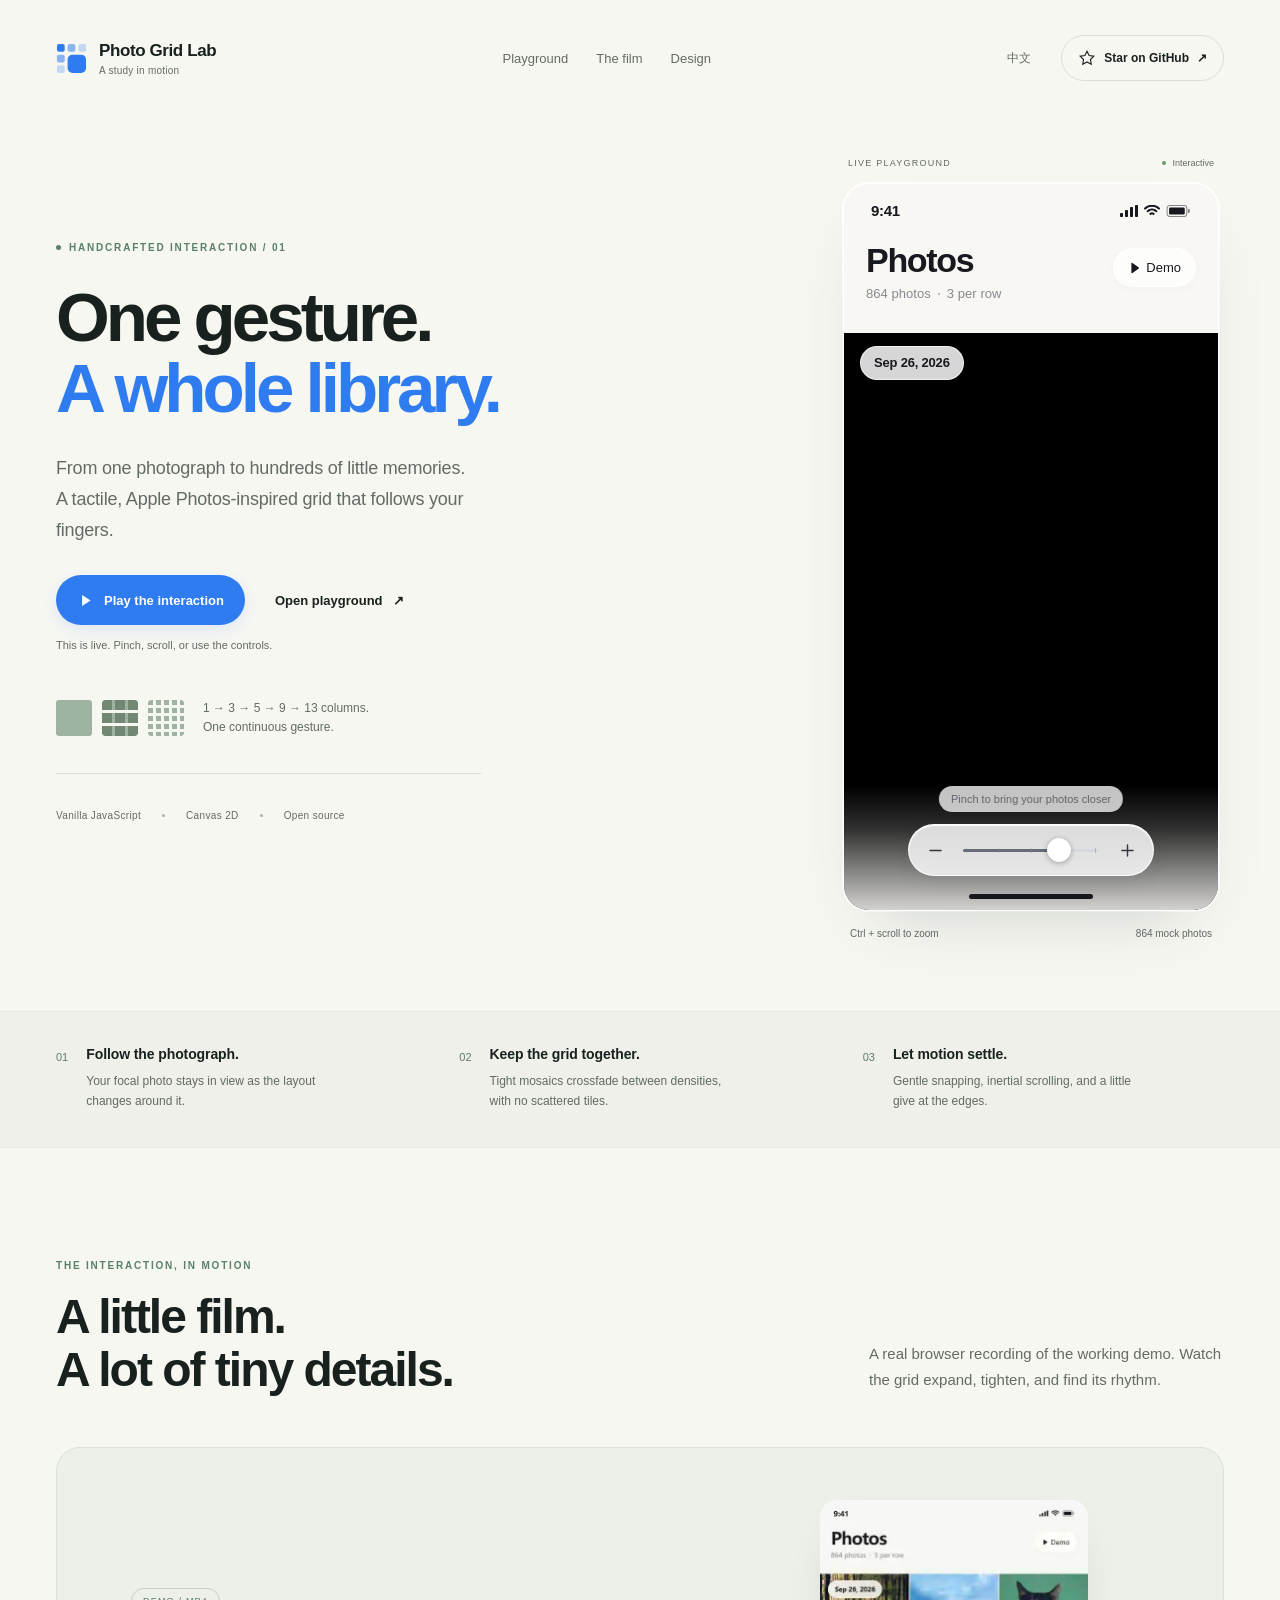
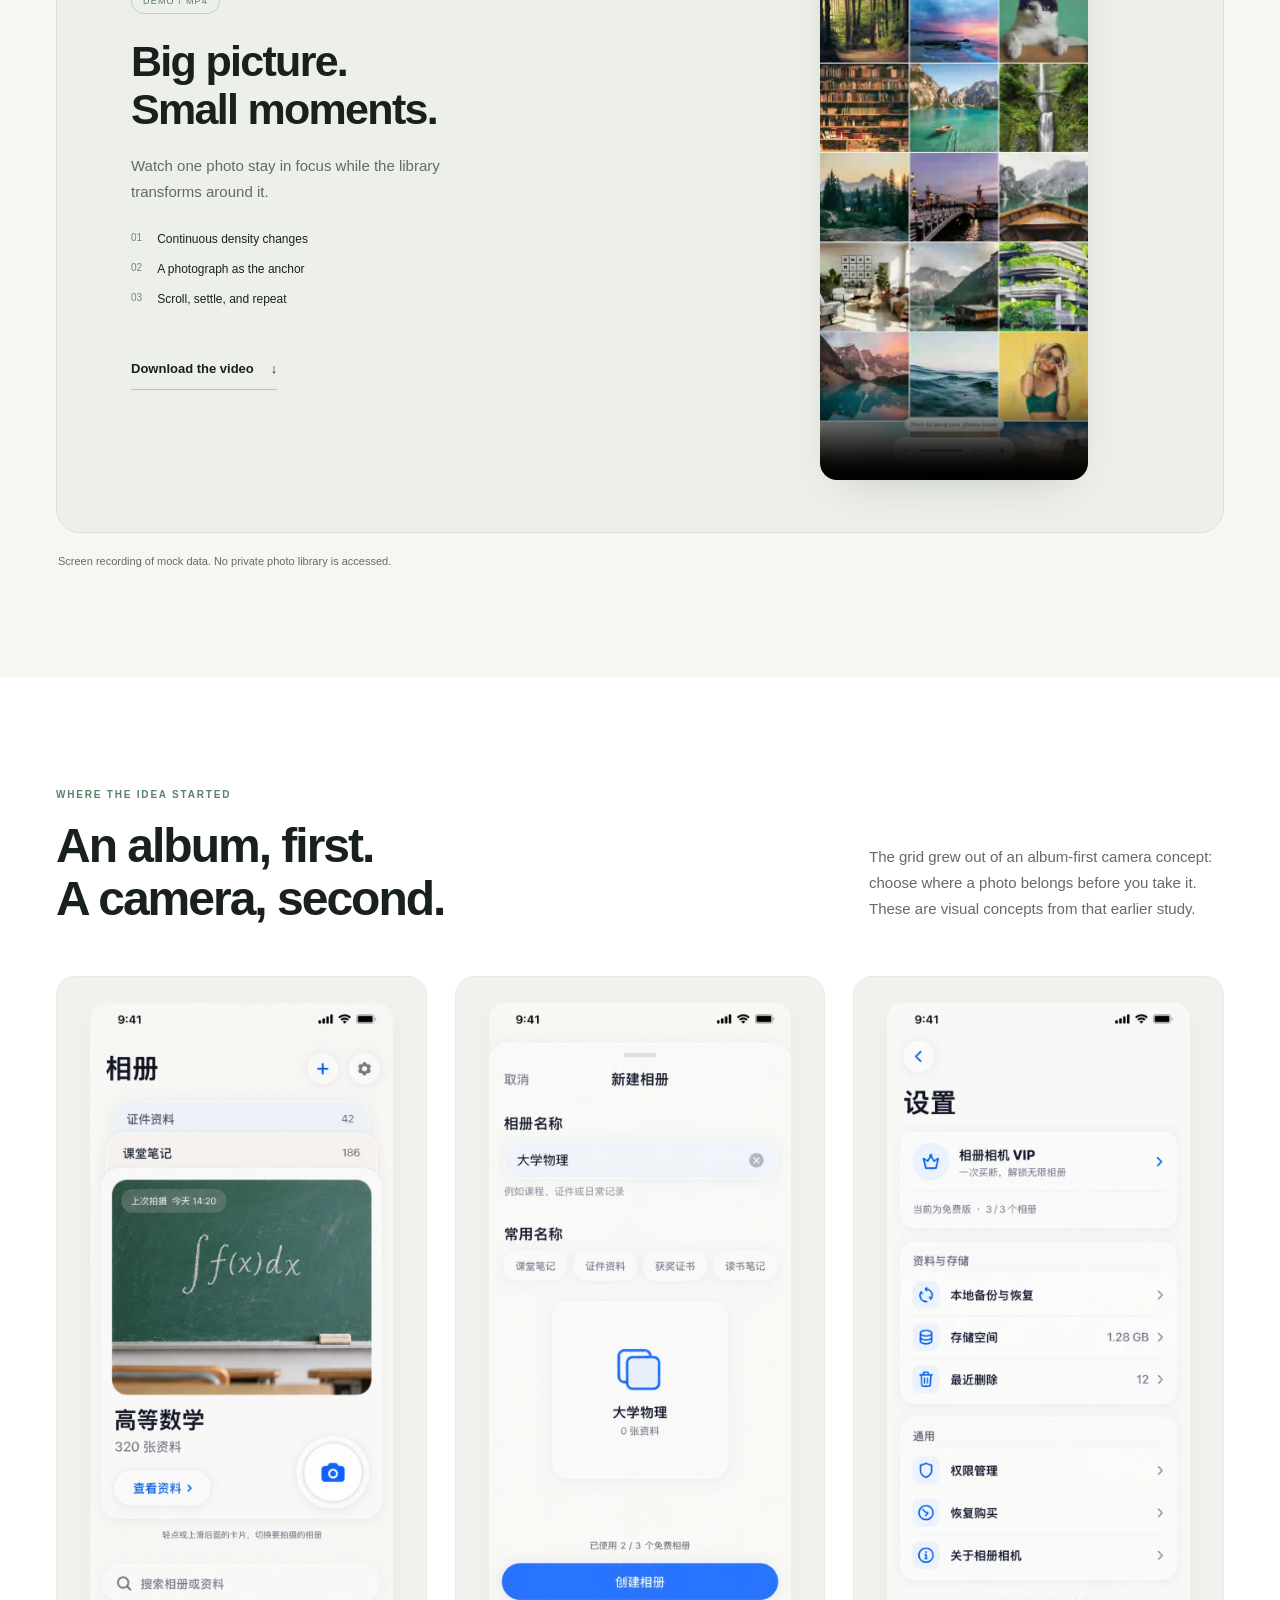
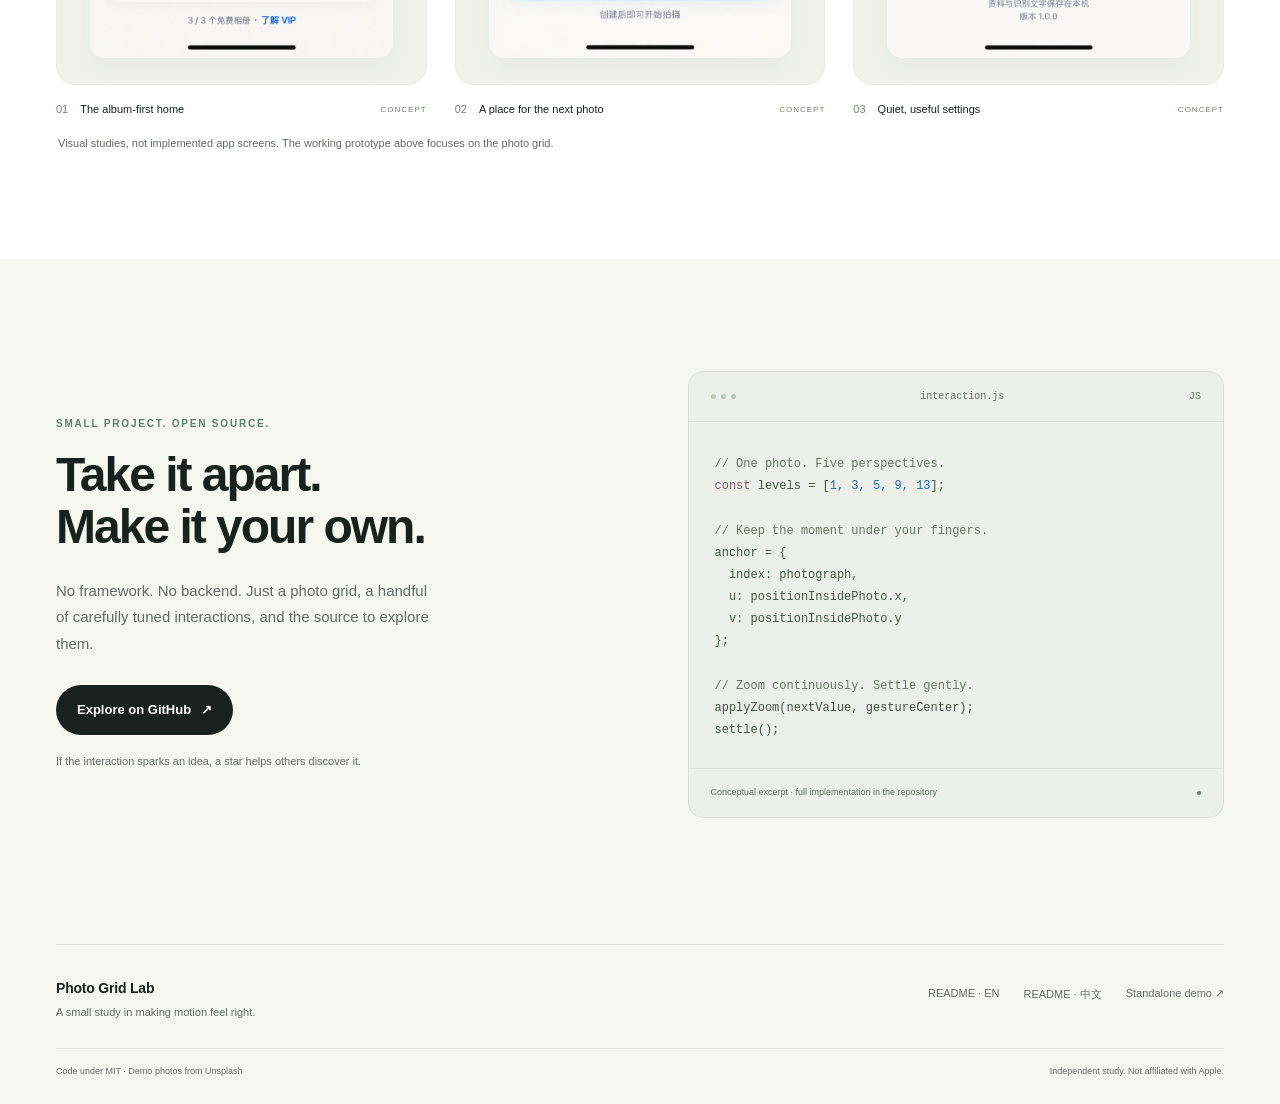
<file: index.html>
<!doctype html>
<html lang="en">
<head>
  <meta charset="utf-8">
  <meta name="viewport" content="width=device-width, initial-scale=1">
  <meta name="theme-color" content="#f7f7f2">
  <meta name="description" content="An Apple Photos-inspired pinch-to-zoom grid, handcrafted with HTML, Canvas and JavaScript. Try it live, watch the film, and explore the source.">
  <meta property="og:type" content="website">
  <meta property="og:title" content="Photo Grid Lab — One gesture. A whole library.">
  <meta property="og:description" content="A small interaction study in continuous zoom, anchored motion and dense photo grids. Open source. Try it in your browser.">
  <meta property="og:image" content="https://one-num-three.github.io/photo-grid-lab/assets/og-image.png">
  <meta property="og:url" content="https://one-num-three.github.io/photo-grid-lab/">
  <meta name="twitter:card" content="summary_large_image">
  <link rel="canonical" href="https://one-num-three.github.io/photo-grid-lab/">
  <link rel="icon" href="assets/favicon.svg" type="image/svg+xml">
  <link rel="stylesheet" href="style.css">
  <title>Photo Grid Lab — One gesture. A whole library.</title>
  <script src="app.js" defer></script>
</head>
<body>
  <a class="skip-link" href="#main" data-i18n="skip">Skip to content</a>
  <header class="site-header container">
    <a class="brand" href="#" aria-label="Photo Grid Lab home">
      <svg class="brand-mark" width="31" height="31" viewBox="0 0 32 32" aria-hidden="true"><g fill="currentColor"><rect x="1" y="1" width="8" height="8" rx="2"/><rect x="12" y="1" width="8" height="8" rx="2" opacity=".55"/><rect x="23" y="1" width="8" height="8" rx="2" opacity=".25"/><rect x="1" y="12" width="8" height="8" rx="2" opacity=".55"/><rect x="12" y="12" width="19" height="19" rx="5"/><rect x="1" y="23" width="8" height="8" rx="2" opacity=".25"/></g></svg>
      <span>Photo Grid Lab<span class="brand-sub" data-i18n="brandSub">A study in motion</span></span>
    </a>
    <nav aria-label="Main navigation">
      <a href="#playground" data-i18n="navTry">Playground</a>
      <a href="#film" data-i18n="navFilm">The film</a>
      <a href="#design" data-i18n="navDesign">Design</a>
    </nav>
    <div class="header-actions">
      <button class="language-button" id="language" aria-label="切换到中文">中文</button>
      <a class="github-link" href="https://github.com/one-num-three/photo-grid-lab" target="_blank" rel="noopener noreferrer"><svg width="18" height="18" viewBox="0 0 24 24" fill="none" stroke="currentColor" stroke-width="1.5" aria-hidden="true"><path d="m12 3 2.8 5.7 6.3.9-4.5 4.4 1.1 6.2L12 17.3l-5.7 2.9 1.1-6.2L2.9 9.6l6.3-.9Z"/></svg><span data-i18n="star">Star on GitHub</span><span aria-hidden="true">↗</span></a>
    </div>
  </header>

  <main id="main">
    <section class="hero container" id="playground" aria-labelledby="hero-title">
      <div class="hero-copy">
        <p class="eyebrow"><span class="status-dot"></span><span data-i18n="heroEyebrow">HANDCRAFTED INTERACTION / 01</span></p>
        <h1 id="hero-title"><span data-i18n="heroLine1">One gesture.</span><br><span class="accent" data-i18n="heroLine2">A whole library.</span></h1>
        <p class="hero-description" data-i18n="heroDescription">From one photograph to hundreds of little memories. A tactile, Apple Photos-inspired grid that follows your fingers.</p>
        <div class="hero-actions">
          <button class="button button-blue" id="play-demo"><svg width="17" height="17" viewBox="0 0 20 20" fill="currentColor" aria-hidden="true"><path d="M6 3.5v13L16 10Z"/></svg><span data-i18n="playDemo">Play the interaction</span></button>
          <a class="button button-quiet" href="demo/index.html?lang=en" id="fullscreen-demo" target="_blank" rel="noopener noreferrer"><span data-i18n="openDemo">Open playground</span><span aria-hidden="true">↗</span></a>
        </div>
        <p class="hero-note" data-i18n="heroNote">This is live. Pinch, scroll, or use the controls.</p>
        <div class="density-note"><div class="density-symbols" aria-hidden="true"><span class="one"></span><span class="three"></span><span class="five"></span></div><span data-i18n="densityCaption">1 → 3 → 5 → 9 → 13 columns.<br>One continuous gesture.</span></div>
        <div class="hero-meta"><span data-i18n="metaVanilla">Vanilla JavaScript</span><span>Canvas 2D</span><span data-i18n="metaOpen">Open source</span></div>
      </div>
      <div class="hero-preview">
        <div class="preview-topline"><span class="preview-label" data-i18n="previewLabel">LIVE PLAYGROUND</span><span class="preview-live"><i></i><span data-i18n="previewLive">Interactive</span></span></div>
        <div class="demo-shell"><iframe id="demo-frame" src="demo/index.html?lang=en&amp;embed=1" title="Interactive photo grid" allow="fullscreen" loading="eager"></iframe></div>
        <div class="preview-caption"><span data-i18n="previewHint">Ctrl + scroll to zoom</span><span data-i18n="previewCount">864 mock photos</span></div>
      </div>
    </section>

    <section class="details-band" aria-label="Interaction details">
      <div class="container details-grid">
        <article><span class="detail-number">01</span><div><h2 data-i18n="detail1Title">Follow the photograph.</h2><p data-i18n="detail1Text">Your focal photo stays in view as the layout changes around it.</p></div></article>
        <article><span class="detail-number">02</span><div><h2 data-i18n="detail2Title">Keep the grid together.</h2><p data-i18n="detail2Text">Tight mosaics crossfade between densities, with no scattered tiles.</p></div></article>
        <article><span class="detail-number">03</span><div><h2 data-i18n="detail3Title">Let motion settle.</h2><p data-i18n="detail3Text">Gentle snapping, inertial scrolling, and a little give at the edges.</p></div></article>
      </div>
    </section>

    <section class="film-section container section-space" id="film" aria-labelledby="film-title">
      <div class="section-heading"><div><p class="eyebrow" data-i18n="filmEyebrow">THE INTERACTION, IN MOTION</p><h2 id="film-title" data-i18n="filmTitle">A little film.<br>A lot of tiny details.</h2></div><p class="section-intro" data-i18n="filmIntro">A real browser recording of the working demo. Watch the grid expand, tighten, and find its rhythm.</p></div>
      <div class="film-stage">
        <div class="film-copy"><span class="film-badge" data-i18n="filmBadge">DEMO / MP4</span><h3 data-i18n="filmSubTitle">Big picture.<br>Small moments.</h3><p data-i18n="filmText">Watch one photo stay in focus while the library transforms around it.</p><ul class="film-chapters"><li><span>01</span><span data-i18n="chapter1">Continuous density changes</span></li><li><span>02</span><span data-i18n="chapter2">A photograph as the anchor</span></li><li><span>03</span><span data-i18n="chapter3">Scroll, settle, and repeat</span></li></ul><a class="text-link" href="media/photo-grid-demo.mp4" download="photo-grid-demo.mp4"><span data-i18n="downloadVideo">Download the video</span><span aria-hidden="true">↓</span></a></div>
        <div class="film-player"><video id="demo-video" controls playsinline preload="metadata" poster="assets/video-poster.webp" aria-label="Photo grid interaction demo"><source src="media/photo-grid-demo-web.mp4" type="video/mp4"><span data-i18n="videoFallback">Your browser does not support embedded video.</span></video></div>
      </div>
      <p class="film-footnote" data-i18n="filmFootnote">Screen recording of mock data. No private photo library is accessed.</p>
    </section>

    <section class="design-section section-space" id="design" aria-labelledby="design-title">
      <div class="container">
        <div class="section-heading"><div><p class="eyebrow" data-i18n="designEyebrow">WHERE THE IDEA STARTED</p><h2 id="design-title" data-i18n="designTitle">An album, first.<br>A camera, second.</h2></div><p class="section-intro" data-i18n="designIntro">The grid grew out of an album-first camera concept: choose where a photo belongs before you take it. These are visual concepts from that earlier study.</p></div>
        <div class="design-gallery">
          <figure><button class="design-image" data-image="assets/album-home.webp" data-caption-key="designHome" aria-label="Enlarge album home concept"><img src="assets/album-home.webp" width="720" height="1560" loading="lazy" alt="Warm white album camera home concept with layered album cards"></button><figcaption><span>01</span><span data-i18n="designHome">The album-first home</span><span class="concept-label" data-i18n="concept">CONCEPT</span></figcaption></figure>
          <figure><button class="design-image" data-image="assets/album-create.webp" data-caption-key="designCreate" aria-label="Enlarge new album concept"><img src="assets/album-create.webp" width="720" height="1560" loading="lazy" alt="New album visual concept with simple name and cover controls"></button><figcaption><span>02</span><span data-i18n="designCreate">A place for the next photo</span><span class="concept-label" data-i18n="concept">CONCEPT</span></figcaption></figure>
          <figure><button class="design-image" data-image="assets/album-settings.webp" data-caption-key="designSettings" aria-label="Enlarge settings concept"><img src="assets/album-settings.webp" width="720" height="1560" loading="lazy" alt="Settings visual concept in a restrained warm white glass style"></button><figcaption><span>03</span><span data-i18n="designSettings">Quiet, useful settings</span><span class="concept-label" data-i18n="concept">CONCEPT</span></figcaption></figure>
        </div>
        <p class="design-footnote" data-i18n="designFootnote">Visual studies, not implemented app screens. The working prototype above focuses on the photo grid.</p>
      </div>
    </section>

    <section class="source-section container section-space" id="source" aria-labelledby="source-title">
      <div class="source-copy"><p class="eyebrow" data-i18n="sourceEyebrow">SMALL PROJECT. OPEN SOURCE.</p><h2 id="source-title" data-i18n="sourceTitle">Take it apart.<br>Make it your own.</h2><p data-i18n="sourceText">No framework. No backend. Just a photo grid, a handful of carefully tuned interactions, and the source to explore them.</p><a class="button button-dark" href="https://github.com/one-num-three/photo-grid-lab" target="_blank" rel="noopener noreferrer"><span data-i18n="sourceButton">Explore on GitHub</span><span aria-hidden="true">↗</span></a><p class="source-note" data-i18n="sourceNote">If the interaction sparks an idea, a star helps others discover it.</p></div>
      <div class="code-card"><div class="code-top"><span class="code-dots" aria-hidden="true"><i></i><i></i><i></i></span><span>interaction.js</span><span>JS</span></div><pre><code><span class="code-comment">// One photo. Five perspectives.</span>
<span class="code-purple">const</span> levels = [<span class="code-blue">1, 3, 5, 9, 13</span>];

<span class="code-comment">// Keep the moment under your fingers.</span>
anchor = {
  index: photograph,
  u: positionInsidePhoto.x,
  v: positionInsidePhoto.y
};

<span class="code-comment">// Zoom continuously. Settle gently.</span>
applyZoom(nextValue, gestureCenter);
settle();</code></pre><div class="code-bottom"><span data-i18n="codeNote">Conceptual excerpt · full implementation in the repository</span><span class="code-dot"></span></div></div>
    </section>
  </main>

  <footer class="container site-footer"><div><a class="footer-brand" href="#">Photo Grid Lab</a><p data-i18n="footerDescription">A small study in making motion feel right.</p></div><div class="footer-links"><a href="https://github.com/one-num-three/photo-grid-lab/blob/main/README.md" target="_blank" rel="noopener noreferrer">README · EN</a><a href="https://github.com/one-num-three/photo-grid-lab/blob/main/README.zh-CN.md" target="_blank" rel="noopener noreferrer">README · 中文</a><a href="demo/index.html?lang=en" id="footer-demo" data-i18n="footerDemo">Standalone demo ↗</a></div><div class="footer-bottom"><span data-i18n="footerLicense">Code under MIT · Demo photos from Unsplash</span><span data-i18n="footerDisclaimer">Independent study. Not affiliated with Apple.</span></div></footer>

  <dialog id="image-dialog" aria-labelledby="dialog-title"><div class="dialog-top"><h2 id="dialog-title"></h2><button id="close-dialog" aria-label="Close image preview"><svg width="21" height="21" viewBox="0 0 24 24" fill="none" stroke="currentColor" stroke-width="1.6" aria-hidden="true"><path d="m6 6 12 12M18 6 6 18"/></svg></button></div><img id="dialog-image" src="assets/album-home.webp" alt=""></dialog>
  <div class="toast" id="toast" role="status"></div>
</body>
</html>
</file>
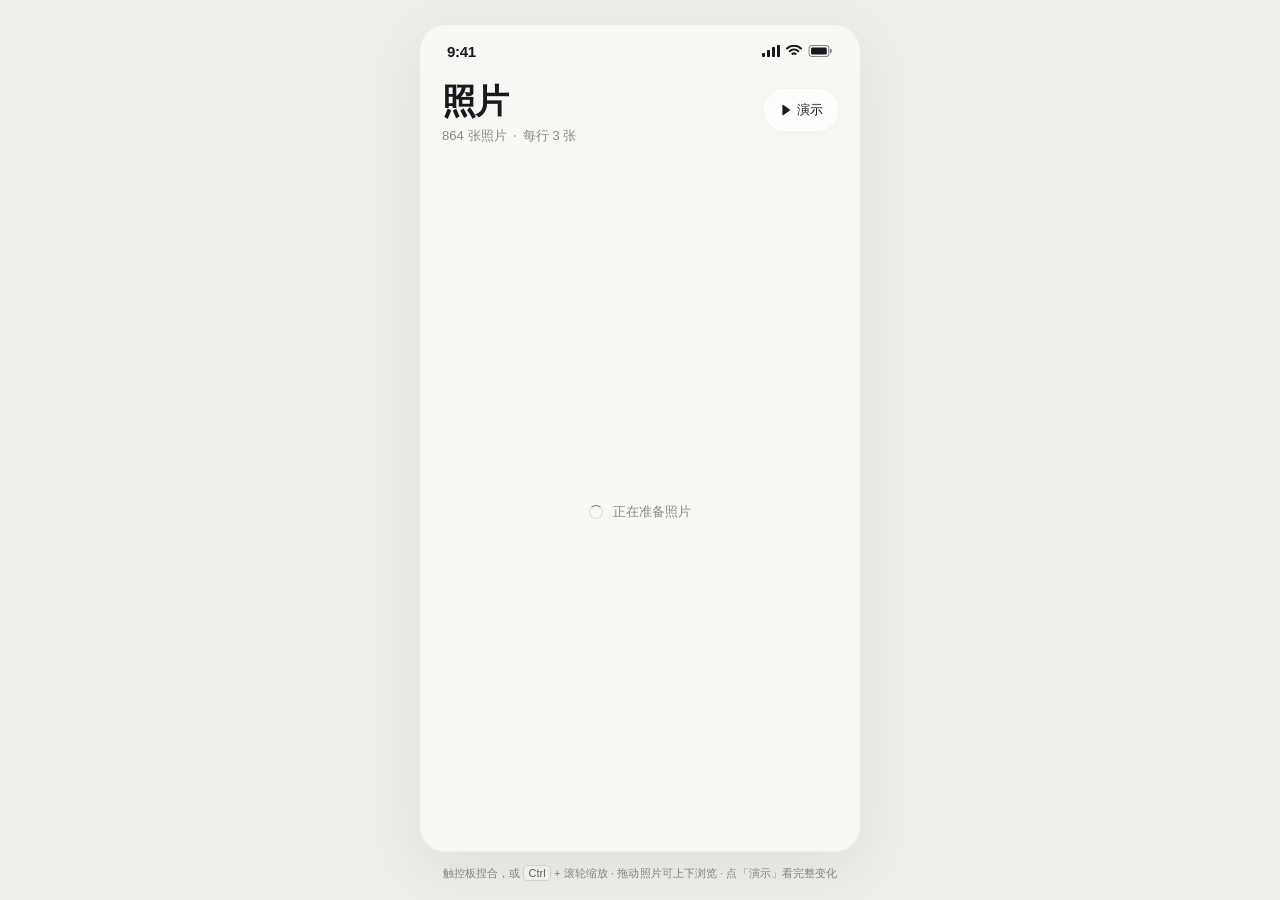
<file: demo/source.html>
<!doctype html>
<html lang="zh-CN">
<head>
<meta charset="utf-8">
<meta name="viewport" content="width=device-width,initial-scale=1,maximum-scale=1,viewport-fit=cover">
<meta name="color-scheme" content="light">
<title>照片 · 捏合缩放网格</title>
<style>
  :root{--paper:#f8f7f4;--ink:#17191e;--muted:#88898e;--blue:#1677ff;--glass:rgba(255,255,255,.78)}
  *{box-sizing:border-box}html,body{margin:0;min-height:100%;overscroll-behavior:none}
  body{font-family:-apple-system,BlinkMacSystemFont,"SF Pro Display","PingFang SC","Microsoft YaHei",sans-serif;background:#eeedea;color:var(--ink);height:100dvh;overflow:hidden;-webkit-font-smoothing:antialiased}
  button,input{-webkit-tap-highlight-color:transparent;font:inherit}button{cursor:pointer}
  button:focus-visible,input:focus-visible,.viewport:focus-visible{outline:2px solid var(--blue);outline-offset:4px}
  .showcase{height:100%;display:flex;flex-direction:column;align-items:center;justify-content:center;padding:22px 16px 14px;gap:13px}
  .app{width:min(100%,440px);height:min(908px,calc(100dvh - 74px));position:relative;overflow:hidden;background:var(--paper);border-radius:26px;box-shadow:0 16px 55px #26272410,0 1px 0 #ffffffb3;isolation:isolate}
  .status{height:43px;display:flex;justify-content:space-between;align-items:center;padding:10px 27px 0;font-size:15px;font-weight:600;letter-spacing:-.3px;pointer-events:none}
  .status-icons{display:flex;align-items:center;gap:6px}.status svg{display:block}
  .header{height:106px;padding:14px 22px 17px;display:flex;align-items:flex-start;justify-content:space-between;position:relative;z-index:4}
  h1{font-size:34px;line-height:1.16;letter-spacing:-1.3px;font-weight:600;margin:0 0 6px}
  .summary{display:flex;align-items:center;gap:7px;color:var(--muted);font-size:13px;letter-spacing:.05px}
  .summary .separator{width:2px;height:2px;border-radius:50%;background:#aaa}
  .demo{display:flex;align-items:center;gap:6px;margin-top:7px;padding:11px 14px;border:1px solid #fff;border-radius:25px;background:rgba(255,255,255,.72);box-shadow:0 3px 12px #22242d06;color:var(--ink);font-size:13px;font-weight:500;transition:background .18s,transform .18s}
  .demo:hover{background:#fff}.demo:active{transform:scale(.96)}.demo.is-playing{color:var(--blue)}
  .viewport{position:absolute;inset:149px 0 0;overflow:hidden;touch-action:none;user-select:none;-webkit-user-select:none;cursor:grab}
  .viewport.is-dragging{cursor:grabbing}.viewport.is-zooming{cursor:zoom-in}
  canvas{display:block;width:100%;height:100%;touch-action:none}
  .date-hud{position:absolute;top:13px;left:16px;z-index:3;pointer-events:none;padding:8px 13px 9px;border-radius:20px;background:rgba(255,255,255,.84);backdrop-filter:blur(24px) saturate(1.25);-webkit-backdrop-filter:blur(24px) saturate(1.25);border:1px solid #ffffffb8;box-shadow:0 3px 16px #11111108;font-size:13px;font-weight:600;letter-spacing:-.2px;transition:opacity .2s,transform .3s}
  .date-hud.is-hidden{opacity:0;transform:translateY(-5px)}
  .bottom-shade{position:absolute;inset:auto 0 0;height:124px;pointer-events:none;background:linear-gradient(transparent,rgba(248,247,244,.2) 35%,rgba(248,247,244,.85));z-index:4}
  .zoom-dock{position:absolute;z-index:6;bottom:34px;left:50%;transform:translateX(-50%);width:246px;height:52px;border-radius:29px;display:flex;align-items:center;padding:5px 6px;gap:8px;border:1px solid rgba(255,255,255,.9);background:rgba(255,255,255,.82);backdrop-filter:blur(28px) saturate(1.25);-webkit-backdrop-filter:blur(28px) saturate(1.25);box-shadow:0 6px 20px #22272d13,inset 0 1px 1px #fff}
  .zoom-dock button{border:0;background:transparent;width:40px;height:40px;border-radius:50%;flex-shrink:0;display:grid;place-items:center;color:#33363c;transition:background .18s,color .18s,opacity .18s}
  .zoom-dock button:hover{background:#edf3fe;color:var(--blue)}.zoom-dock button:disabled{opacity:.27;cursor:default}
  .slider-wrap{position:relative;flex:1;height:40px;display:flex;align-items:center}
  .slider-track{position:absolute;left:0;right:0;height:3px;border-radius:4px;background:#d6d9df;pointer-events:none}
  .slider-fill{height:100%;background:#646c77;border-radius:4px;width:75%}
  .slider-ticks{position:absolute;left:3px;right:3px;display:flex;justify-content:space-between;align-items:center;pointer-events:none}.slider-ticks i{height:5px;width:1px;border-radius:2px;background:#878d96;opacity:.5}
  input[type=range]{position:relative;z-index:1;width:100%;margin:0;height:40px;background:transparent;appearance:none;-webkit-appearance:none;cursor:ew-resize;touch-action:none}
  input[type=range]::-webkit-slider-runnable-track{height:3px;background:transparent}
  input[type=range]::-webkit-slider-thumb{appearance:none;-webkit-appearance:none;width:24px;height:24px;border:1px solid #fff;background:#fff;box-shadow:0 1px 5px #1114,0 2px 7px #3331;border-radius:50%;margin-top:-10.5px}
  input[type=range]::-moz-range-track{height:3px;background:transparent}input[type=range]::-moz-range-thumb{width:23px;height:23px;border:1px solid #fff;background:#fff;box-shadow:0 1px 5px #1114;border-radius:50%}
  .gesture-hint{position:absolute;z-index:5;bottom:98px;left:50%;transform:translateX(-50%);white-space:nowrap;border-radius:18px;padding:7px 12px;background:rgba(255,255,255,.76);backdrop-filter:blur(15px);font-size:11px;color:#62656c;pointer-events:none;transition:opacity .45s,transform .45s}
  .gesture-hint.is-hidden{opacity:0;transform:translate(-50%,5px)}
  .home{position:absolute;z-index:7;bottom:11px;left:50%;transform:translateX(-50%);height:5px;width:124px;background:#16181b;border-radius:10px;pointer-events:none}
  .loading{position:absolute;inset:0;display:flex;align-items:center;justify-content:center;gap:10px;background:var(--paper);font-size:13px;color:#86898e;z-index:8;transition:opacity .25s;pointer-events:none}.loading.is-ready{opacity:0}.spinner{width:14px;height:14px;border-radius:50%;border:1.5px solid #ddd;border-top-color:#777;animation:turn .9s linear infinite}@keyframes turn{to{transform:rotate(360deg)}}
  .desktop-note{font-size:11px;color:#858580;letter-spacing:.08px;line-height:1.8;text-align:center}.desktop-note kbd{font:inherit;color:#646560;padding:1px 4px;border:1px solid #d6d7d1;border-radius:4px;background:#f5f5f1}
  .sr-only{position:absolute;width:1px;height:1px;padding:0;margin:-1px;overflow:hidden;clip:rect(0,0,0,0);white-space:nowrap;border:0}
  @media(max-width:600px){body{background:var(--paper)}.showcase{padding:0;gap:0}.app{width:100%;height:100dvh;max-height:none;border-radius:0;box-shadow:none}.desktop-note{display:none}.zoom-dock{bottom:max(34px,calc(env(safe-area-inset-bottom) + 17px))}.home{bottom:max(11px,env(safe-area-inset-bottom))}.gesture-hint{bottom:max(98px,calc(env(safe-area-inset-bottom) + 81px))}}
  @media(prefers-reduced-motion:reduce){*{animation:none!important;transition:none!important}}
</style>
</head>
<body>
<main class="showcase">
  <section class="app" aria-label="照片图库缩放演示">
    <div class="status" aria-hidden="true"><span>9:41</span><div class="status-icons">
      <svg width="18" height="12" viewBox="0 0 18 12"><g fill="currentColor"><rect x="0" y="8" width="3" height="4" rx=".8"/><rect x="5" y="5" width="3" height="7" rx=".8"/><rect x="10" y="2" width="3" height="10" rx=".8"/><rect x="15" width="3" height="12" rx=".8"/></g></svg>
      <svg width="16" height="12" viewBox="0 0 20 15"><path d="M1.3 4.3a13 13 0 0 1 17.4 0M4.6 7.7a8.1 8.1 0 0 1 10.8 0M8.1 11.1a2.9 2.9 0 0 1 3.8 0" fill="none" stroke="currentColor" stroke-width="2.6" stroke-linecap="round"/></svg>
      <svg width="25" height="12" viewBox="0 0 28 14"><rect x=".7" y=".7" width="23" height="12.6" rx="3" fill="none" stroke="currentColor" stroke-opacity=".5" stroke-width="1.2"/><rect x="3" y="3" width="18.3" height="8" rx="1.4" fill="currentColor"/><path d="M25 4.5v5a2.5 2.5 0 0 0 0-5" fill="currentColor" opacity=".5"/></svg>
    </div></div>
    <header class="header"><div><h1>照片</h1><div class="summary"><span>864 张照片</span><i class="separator"></i><span id="density-label">每行 3 张</span></div></div>
      <button class="demo" id="demo" aria-label="播放照片网格缩放演示"><svg id="play-icon" width="12" height="12" viewBox="0 0 16 16" fill="currentColor" aria-hidden="true"><path d="M4.5 2.3a1 1 0 0 1 1.5-.86l8 5.7a1 1 0 0 1 0 1.72l-8 5.7a1 1 0 0 1-1.5-.86z"/></svg><span id="demo-text">演示</span></button>
    </header>
    <div class="viewport" id="viewport" tabindex="0" aria-label="照片网格。双指捏合缩放，单指拖动浏览；键盘加减键缩放，方向键滚动。">
      <canvas id="gallery" role="img" aria-label="864 张模拟照片组成的可缩放网格"></canvas>
      <div class="date-hud" id="date">2026年10月8日</div>
      <div class="loading" id="loading"><span class="spinner"></span><span>正在准备照片</span></div>
    </div>
    <div class="bottom-shade"></div>
    <div class="gesture-hint" id="gesture-hint">双指捏合，照片跟着手指变大、变小</div>
    <div class="zoom-dock" role="group" aria-label="调整照片网格密度">
      <button id="zoom-out" aria-label="缩小照片，显示更多列"><svg width="19" height="19" viewBox="0 0 24 24" fill="none" stroke="currentColor" stroke-width="1.8" stroke-linecap="round" aria-hidden="true"><path d="M5 12h14"/></svg></button>
      <div class="slider-wrap"><div class="slider-track"><div class="slider-fill" id="slider-fill"></div></div><div class="slider-ticks"><i></i><i></i><i></i><i></i><i></i></div><input type="range" id="zoom-range" min="0" max="4" step=".001" value="3" aria-label="照片大小" aria-valuetext="每行3张照片"></div>
      <button id="zoom-in" aria-label="放大照片，显示更少列"><svg width="19" height="19" viewBox="0 0 24 24" fill="none" stroke="currentColor" stroke-width="1.8" stroke-linecap="round" aria-hidden="true"><path d="M5 12h14M12 5v14"/></svg></button>
    </div>
    <div class="home" aria-hidden="true"></div>
    <div id="announcement" class="sr-only" aria-live="polite"></div>
  </section>
  <div class="desktop-note">触控板捏合，或 <kbd>Ctrl</kbd> + 滚轮缩放 · 拖动照片可上下浏览 · 点「演示」看完整变化</div>
</main>
<script>
(() => {
  'use strict';
  const PHOTO_DATA = __PHOTO_DATA__;
  const lang = new URLSearchParams(location.search).get('lang') === 'zh' ? 'zh' : 'en';
  const tx = lang === 'zh' ? {
    title:'照片 · 捏合缩放网格', heading:'照片', count:'864 张照片', play:'演示', stop:'停止',
    density:c=>`每行 ${c} 张`, densityAria:c=>`每行${c}张照片`, hint:'双指捏合，照片跟着手指变大、变小',
    loading:'正在准备照片', announce:c=>`现在每行显示${c}张照片`,
    date:new Intl.DateTimeFormat('zh-CN',{year:'numeric',month:'long',day:'numeric'}),
    viewport:'照片网格。双指捏合缩放，单指拖动浏览；键盘加减键缩放，方向键滚动。',
    zoomOut:'缩小照片，显示更多列',zoomIn:'放大照片，显示更少列',size:'照片大小',
    demo:'播放照片网格缩放演示',dock:'调整照片网格密度',canvas:'864 张模拟照片组成的可缩放网格',
    help:'双指捏合，或 Ctrl + 滚轮缩放 · 拖动照片可上下浏览 · 点「演示」看完整变化'
  } : {
    title:'Photos · Pinch-to-zoom grid', heading:'Photos', count:'864 photos', play:'Demo', stop:'Stop',
    density:c=>`${c} per row`, densityAria:c=>`${c} photos per row`, hint:'Pinch to bring your photos closer',
    loading:'Preparing your photos', announce:c=>`Now showing ${c} photos per row`,
    date:new Intl.DateTimeFormat('en-US',{year:'numeric',month:'short',day:'numeric'}),
    viewport:'Photo grid. Pinch to zoom, drag to scroll. Plus and minus keys zoom; arrows scroll.',
    zoomOut:'Smaller photos, more columns',zoomIn:'Larger photos, fewer columns',size:'Photo size',
    demo:'Play photo grid zoom demonstration',dock:'Adjust photo grid density',canvas:'Zoomable grid of 864 mock photos',
    help:'Pinch, or Ctrl + scroll to zoom · Drag to browse · Click Demo to see the transition'
  };
  document.documentElement.lang = lang === 'zh' ? 'zh-CN' : 'en';
  document.title=tx.title;
  document.querySelector('h1').textContent=tx.heading;
  document.querySelector('.summary span').textContent=tx.count;
  document.getElementById('density-label').textContent=tx.density(3);
  document.getElementById('demo-text').textContent=tx.play;
  document.getElementById('gesture-hint').textContent=tx.hint;
  document.querySelector('#loading span:last-child').textContent=tx.loading;
  document.querySelector('.desktop-note').textContent=tx.help;
  for(const [id,label] of [['viewport',tx.viewport],['zoom-out',tx.zoomOut],['zoom-in',tx.zoomIn],['zoom-range',tx.size],['demo',tx.demo],['gallery',tx.canvas]])document.getElementById(id).setAttribute('aria-label',label);
  document.querySelector('.zoom-dock').setAttribute('aria-label',tx.dock);
  document.querySelector('.app').setAttribute('aria-label',tx.title);
  document.getElementById('zoom-range').setAttribute('aria-valuetext',tx.densityAria(3));
  const viewport = document.getElementById('viewport');
  const canvas = document.getElementById('gallery');
  const ctx = canvas.getContext('2d', { alpha: false });
  const range = document.getElementById('zoom-range');
  const reducedMotion = matchMedia('(prefers-reduced-motion: reduce)');
  const levels = [1, 3, 5, 9, 13];
  const COUNT = 864;
  const clamp = (v, lo, hi) => Math.max(lo, Math.min(hi, v));
  const mix = (a, b, t) => a + (b - a) * t;
  const mod = (a, b) => ((a % b) + b) % b;
  let W = 440, H = 700, dpr = 1, ready = false;
  let z = 1, scroll = 0, panX = 0;
  let pads = [0, 0, 0, 0, 0], images = [], photos = [], prefix = [0];
  let anchor = null, zoomSession = null, animation = null, fling = null;
  let needsDraw = true, raf = 0, wheelTimer = 0;
  let demoToken = 0, demoPlaying = false;
  let pointers = new Map(), drag = null, pinch = null, lastRects = [];
  let lastInteraction = 0, performanceFrames = [], lastFrame = 0;
  let announcedLevel = 1, frameCount = 0;
  const selection = { index: null, time: 0 };

  const gapFor = c => c >= 9 ? 1 : 1.7;
  function layout(i, level) {
    const c = levels[level], gap = gapFor(c);
    if (c === 1) return { x: 0, y: W * prefix[i] + gap * i, w: W, h: W * photos[i].ratio };
    const pitch = (W + gap) / c, size = pitch - gap, j = i + pads[level];
    return { x: mod(j,c) * pitch, y: Math.floor(j/c) * pitch, w: size, h: size };
  }
  function geometry(i, value = z) {
    const a = Math.floor(value), b = Math.min(a + 1, 4), t = value - a;
    const p = layout(i,a); if (t < .0001 || a === b) return p;
    const q = layout(i,b);
    return { x: mix(p.x,q.x,t), y: mix(p.y,q.y,t), w: mix(p.w,q.w,t), h: mix(p.h,q.h,t) };
  }
  function totalHeight(value = z) {
    const one = l => levels[l] === 1 ? W * prefix[COUNT] + gapFor(1) * (COUNT-1) : Math.ceil((COUNT + pads[l])/levels[l]) * ((W + gapFor(levels[l])) / levels[l]) - gapFor(levels[l]);
    const a = Math.floor(value), b = Math.min(a+1,4);
    return mix(one(a),one(b),value-a);
  }
  function maxScroll() { return Math.max(0,totalHeight()-H); }
  function rubber(v,max) { return v<0 ? -Math.sqrt(-v)*5 : v>max ? max+Math.sqrt(v-max)*5 : v; }
  function requestDraw(){ needsDraw=true; if(!raf)raf=requestAnimationFrame(tick); }
  function lowerBound(y) {
    let lo=0,hi=COUNT;
    while(lo<hi){const mid=(lo+hi)>>1;if(W*prefix[mid]+gapFor(1)*mid<y)lo=mid+1;else hi=mid;}
    return Math.max(0,lo-1);
  }
  function candidates() {
    const sets=new Set();
    for(const level of new Set([Math.floor(z),Math.ceil(z)])){
      const c=levels[level],pitch=(W+gapFor(c))/c;
      const start=c===1 ? lowerBound(scroll-H*.6) : Math.floor((scroll-H*.6)/pitch)*c-pads[level];
      const end=c===1 ? lowerBound(scroll+H*1.6)+2 : Math.ceil((scroll+H*1.6)/pitch)*c-pads[level];
      for(let i=Math.max(0,start);i<Math.min(COUNT,end);i++)sets.add(i);
    }
    if(anchor)sets.add(anchor.index);
    return [...sets];
  }
  function paintPhoto(i, x, y, w, h, alpha = 1) {
    const photo=photos[i],image=images[photo.source];
    if(!image || !image.naturalWidth)return;
    const iw=image.naturalWidth,ih=image.naturalHeight;
    const cropRatio=w/h;let sw=iw,sh=ih;
    if(iw/ih>cropRatio)sw=ih*cropRatio;else sh=iw/cropRatio;
    const sx=(iw-sw)*photo.cropX,sy=(ih-sh)*photo.cropY;
    ctx.globalAlpha=alpha;
    ctx.drawImage(image,sx,sy,sw,sh,x,y,w,h);
  }
  function paintPlane(level, focusRect, alpha, collect) {
    if(alpha<.001)return;
    const c=levels[level],focus=layout(anchor.index,level);
    const sx=focusRect.w/focus.w,sy=focusRect.h/focus.h;
    if(c===1){
      const start=lowerBound(focus.y+(-focusRect.y-H*.2)/sy);
      const end=lowerBound(focus.y+(H-focusRect.y+H*.2)/sy)+2;
      for(let i=start;i<Math.min(COUNT,end);i++){
        const p=layout(i,level),x=focusRect.x+(p.x-focus.x)*sx,y=focusRect.y+(p.y-focus.y)*sy;
        const w=p.w*sx,h=p.h*sy;if(y+h<0||y>H)continue;
        paintPhoto(i,x,y,w,h,alpha);if(collect)lastRects.push({index:i,x,y,w,h});
      }
      return;
    }
    const pitch=(W+gapFor(c))/c,dx=pitch*sx,dy=pitch*sy;
    const anchorRow=Math.floor((anchor.index+pads[level])/c),anchorCol=mod(anchor.index+pads[level],c);
    const r0=anchorRow+Math.floor(-focusRect.y/dy)-1;
    const r1=anchorRow+Math.ceil((H-focusRect.y)/dy)+1;
    const c0=anchorCol+Math.floor(-focusRect.x/dx)-1;
    const c1=anchorCol+Math.ceil((W-focusRect.x)/dx)+1;
    // Each layer is a complete, tightly packed mosaic. Rows extend past the
    // viewport during a gesture, so there are no exposed holes at the edges.
    for(let row=r0;row<=r1;row++)for(let col=c0;col<=c1;col++){
      const i=row*c+col-pads[level];if(i<0||i>=COUNT)continue;
      const x=focusRect.x+(col-anchorCol)*dx,y=focusRect.y+(row-anchorRow)*dy;
      const w=focus.w*sx,h=focus.h*sy;if(y+h<0||y>H||x+w<0||x>W)continue;
      paintPhoto(i,x,y,w,h,alpha);if(collect)lastRects.push({index:i,x,y,w,h});
    }
  }
  function draw() {
    if(!ready)return;
    ctx.setTransform(dpr,0,0,dpr,0,0);
    ctx.fillStyle='#f8f7f4';ctx.fillRect(0,0,W,H);
    ctx.imageSmoothingEnabled=true;ctx.imageSmoothingQuality='low';
    lastRects=[];
    const a=Math.floor(z),b=Math.min(a+1,4),t=z-a,morphing=!!zoomSession||!!animation;
    if(anchor&&t>.001&&t<.999){
      const p=geometry(anchor.index),focus={x:p.x+panX,y:p.y-scroll,w:p.w,h:p.h};
      const crossfade=t*t*(3-2*t);
      paintPlane(b,focus,1,t>=.5);
      paintPlane(a,focus,1-crossfade,t<.5);
      // The focal image is shared by both layouts and remains perfectly opaque.
      paintPhoto(anchor.index,focus.x,focus.y,focus.w,focus.h);
      lastRects.push({index:anchor.index,...focus});
    }else{
      for(const i of candidates()){
        const p=geometry(i),x=p.x+panX,y=p.y-scroll;
        if(y+p.h<-4||y>H+4||x+p.w<-4||x>W+4)continue;
        paintPhoto(i,x,y,p.w,p.h);
        lastRects.push({index:i,x,y,w:p.w,h:p.h});
      }
    }
    ctx.globalAlpha=1;
    if(selection.index!==null&&performance.now()-selection.time<850){
      const p=geometry(selection.index),life=(performance.now()-selection.time)/850;
      ctx.strokeStyle=`rgba(255,255,255,${Math.sin((1-life)*Math.PI)*.85})`;ctx.lineWidth=2;
      ctx.strokeRect(p.x+panX+1,p.y-scroll+1,p.w-2,p.h-2);
      if(!animation)requestDraw();
    }
    const center=hitTest(W*.5,Math.min(H*.42,H-120));
    const i=center?.index ?? lastRects[Math.floor(lastRects.length/2)]?.index ?? 0;
    const day=new Date(Date.UTC(2026,9,8)-Math.floor(i/18)*86400000);
    document.getElementById('date').textContent=tx.date.format(day);
    const controlValue=4-z;
    if(document.activeElement!==range||!zoomSession)range.value=controlValue;
    document.getElementById('slider-fill').style.width=`${controlValue/4*100}%`;
    const nearest=Math.round(z);
    document.getElementById('density-label').textContent=tx.density(levels[nearest]);
    range.setAttribute('aria-valuetext',tx.densityAria(levels[nearest]));
    document.getElementById('zoom-out').disabled=z>=3.995;
    document.getElementById('zoom-in').disabled=z<=.005;
    document.getElementById('date').classList.toggle('is-hidden',morphing);
    frameCount++;
  }
  function hitTest(x,y){
    for(let j=lastRects.length-1;j>=0;j--){const p=lastRects[j];if(x>=p.x&&x<=p.x+p.w&&y>=p.y&&y<=p.y+p.h)return p;}
    let best=null,dist=Infinity;
    for(const p of lastRects){const d=(p.x+p.w*.5-x)**2+(p.y+p.h*.5-y)**2;if(d<dist){dist=d;best=p;}}
    return best;
  }
  function stopAnimation(normalize=false){
    if(animation){animation.resolve?.();animation=null;}fling=null;
    if(normalize&&Math.abs(z-Math.round(z))>.00001){
      const p=anchor?geometry(anchor.index):null;
      const focalY=p?p.y-scroll+anchor.v*p.h:0;
      z=Math.round(z);
      if(anchor){const q=geometry(anchor.index);scroll=clamp(q.y+anchor.v*q.h-focalY,0,maxScroll());}
      panX=0;zoomSession=null;viewport.classList.remove('is-zooming');requestDraw();
    }
  }
  function interaction(){lastInteraction=performance.now();document.getElementById('gesture-hint').classList.add('is-hidden');}
  function stopDemo(){if(!demoPlaying)return;demoToken++;demoPlaying=false;document.getElementById('demo').classList.remove('is-playing');document.getElementById('demo-text').textContent=tx.play;}
  function makeAnchor(point) {
    const hit=hitTest(point.x,point.y);
    if(!hit)return {index:0,u:.5,v:.5,point};
    return {index:hit.index,u:clamp((point.x-hit.x)/hit.w,0,1),v:clamp((point.y-hit.y)/hit.h,0,1),point};
  }
  function beginZoom(point,kind='gesture'){
    stopAnimation();clearTimeout(wheelTimer);
    anchor=makeAnchor(point);
    const active=new Set([Math.floor(z),Math.ceil(z)]);
    for(let level=0;level<5;level++){
      if(active.has(level))continue;
      const c=levels[level];if(c===1){pads[level]=0;continue;}
      const pitch=(W+gapFor(c))/c,size=pitch-gapFor(c);
      const col=clamp(Math.round((point.x-anchor.u*size)/pitch),0,c-1);
      pads[level]=mod(col-mod(anchor.index,c),c);
    }
    zoomSession={start:z,kind};fling=null;interaction();viewport.classList.add('is-zooming');
  }
  function applyZoom(value,point=anchor?.point){
    z=clamp(value,0,4);
    if(anchor&&point){
      anchor.point=point;const p=geometry(anchor.index);
      panX=point.x-p.x-anchor.u*p.w;
      scroll=p.y+anchor.v*p.h-point.y;
      scroll=clamp(scroll,0,maxScroll());
    }
    requestDraw();
  }
  const ease=t=>{const k=8.2,base=1-(1+k)*Math.exp(-k);return (1-(1+k*t)*Math.exp(-k*t))/base;};
  function animateTo(target,duration=440){
    target=clamp(target,0,4);
    if(!anchor)beginZoom({x:W*.5,y:H*.44},'control');
    stopAnimation();
    return new Promise(resolve=>{
      const originalPan=panX;
      animation={from:z,to:target,start:performance.now(),duration:reducedMotion.matches?1:duration,resolve,originalPan};
      zoomSession=null;viewport.classList.remove('is-zooming');requestDraw();
    });
  }
  function settle(){
    if(!zoomSession)return;
    animateTo(Math.round(z),380);
  }
  function finishZoom(){
    zoomSession=null;panX=0;scroll=clamp(scroll,0,maxScroll());
    if(scroll===0)pads[Math.round(z)]=0;
    viewport.classList.remove('is-zooming');
    const level=Math.round(z);
    if(level!==announcedLevel){document.getElementById('announcement').textContent=tx.announce(levels[level]);announcedLevel=level;}
    requestDraw();
  }
  function tick(now){
    raf=0;const dt=clamp((now-(lastFrame||now))/1000,.001,.033);lastFrame=now;
    if(animation){
      const a=animation,t=clamp((now-a.start)/a.duration,0,1),p=ease(t);
      applyZoom(mix(a.from,a.to,p));
      panX*=1-p;
      if(t===1){z=a.to;animation=null;finishZoom();a.resolve?.();}
    }
    if(fling){
      const bounds=maxScroll();
      const target=clamp(scroll,0,bounds);
      if(scroll<0||scroll>bounds){const acceleration=(target-scroll)*155-fling.v*23;fling.v+=acceleration*dt;}
      else fling.v*=Math.exp(-5.2*dt);
      scroll+=fling.v*dt;
      if(Math.abs(fling.v)<4&&Math.abs(scroll-target)<.5){scroll=target;fling=null;}
      needsDraw=true;
    }
    if(needsDraw){needsDraw=false;const start=performance.now();draw();performanceFrames.push(performance.now()-start);if(performanceFrames.length>240)performanceFrames.shift();}
    if(animation||fling)requestDraw();
  }
  function local(event){const r=viewport.getBoundingClientRect();return {x:event.clientX-r.left,y:event.clientY-r.top};}
  function centerPoints(){const ps=[...pointers.values()];return {x:(ps[0].x+ps[1].x)/2,y:(ps[0].y+ps[1].y)/2};}
  function distancePoints(){const ps=[...pointers.values()];return Math.hypot(ps[0].x-ps[1].x,ps[0].y-ps[1].y);}
  viewport.addEventListener('pointerdown',event=>{
    if(!ready||event.button>0)return;
    event.preventDefault();stopDemo();interaction();stopAnimation();
    viewport.setPointerCapture(event.pointerId);
    const point=local(event);pointers.set(event.pointerId,point);
    if(pointers.size===2){beginZoom(centerPoints());pinch={distance:distancePoints(),z};drag=null;}
    else if(pointers.size===1){
      if(event.altKey){beginZoom(point,'mouse-drag');drag={alt:true,startY:point.y,startZ:z};}
      else{drag={x:point.x,y:point.y,scroll,time:performance.now(),v:0,moved:false};viewport.classList.add('is-dragging');}
    }
  });
  viewport.addEventListener('pointermove',event=>{
    if(!pointers.has(event.pointerId))return;
    const point=local(event);pointers.set(event.pointerId,point);const now=performance.now();
    if(pinch&&pointers.size>=2){applyZoom(pinch.z-Math.log2(Math.max(8,distancePoints())/Math.max(8,pinch.distance))*1.35,centerPoints());}
    else if(drag?.alt){applyZoom(drag.startZ+(point.y-drag.startY)/170);}
    else if(drag&&!pinch){
      const dy=drag.y-point.y,dt=Math.max(8,now-drag.time);
      if(Math.abs(point.y-drag.y)>2||drag.moved){if(!drag.moved)stopAnimation(true);drag.moved=true;}
      const next=scroll+dy,max=maxScroll();
      scroll=(next<0||next>max)?scroll+dy*.38:next;
      drag.v=drag.v*.35+(dy/dt*1000)*.65;drag.y=point.y;drag.time=now;requestDraw();
    }
  });
  function pointerEnd(event){
    if(!pointers.has(event.pointerId))return;
    pointers.delete(event.pointerId);
    if(pinch){if(pointers.size<2){pinch=null;drag=null;settle();}}
    else if(drag?.alt){settle();drag=null;}
    else if(drag){
      if(drag.moved){const stale=performance.now()-drag.time>100;fling={v:reducedMotion.matches||stale?0:clamp(drag.v,-3600,3600)};requestDraw();}
      else{stopAnimation(true);const point=local(event);const hit=hitTest(point.x,point.y);if(hit){selection.index=hit.index;selection.time=performance.now();requestDraw();}}
      drag=null;
    }
    if(!pointers.size)viewport.classList.remove('is-dragging');
  }
  viewport.addEventListener('pointerup',pointerEnd);viewport.addEventListener('pointercancel',pointerEnd);
  viewport.addEventListener('dblclick',event=>{event.preventDefault();stopDemo();beginZoom(local(event),'double-click');animateTo(z>.01?Math.max(0,Math.round(z)-1):1,450);});
  viewport.addEventListener('wheel',event=>{
    if(!ready)return;event.preventDefault();stopDemo();interaction();
    if(event.ctrlKey||event.metaKey){
      if(!zoomSession||zoomSession.kind!=='wheel')beginZoom(local(event),'wheel');
      applyZoom(z+clamp(event.deltaY,-120,120)*.006);
      clearTimeout(wheelTimer);wheelTimer=setTimeout(settle,160);
    }else{
      if(zoomSession){clearTimeout(wheelTimer);settle();return;}
      stopAnimation(true);panX=0;
      const units=event.deltaMode===1?16:event.deltaMode===2?H:1;
      scroll=clamp(scroll+event.deltaY*units,0,maxScroll());if(scroll===0&&Number.isInteger(z))pads[z]=0;requestDraw();
    }
  },{passive:false});
  // Safari on macOS exposes its trackpad pinch through these events.
  let safariGesture=null;
  viewport.addEventListener('gesturestart',event=>{event.preventDefault();if(pinch)return;stopDemo();beginZoom(local(event),'safari');safariGesture={z,scale:event.scale||1};},{passive:false});
  viewport.addEventListener('gesturechange',event=>{event.preventDefault();if(!safariGesture||pinch)return;applyZoom(safariGesture.z-Math.log2(event.scale/safariGesture.scale)*1.35);},{passive:false});
  viewport.addEventListener('gestureend',event=>{event.preventDefault();if(safariGesture){safariGesture=null;settle();}},{passive:false});
  function step(direction){if(!ready)return;stopDemo();beginZoom({x:W*.5,y:H*.44},'button');animateTo(Math.round(z)+direction);}
  document.getElementById('zoom-out').addEventListener('click',()=>step(1));
  document.getElementById('zoom-in').addEventListener('click',()=>step(-1));
  range.addEventListener('pointerdown',()=>{if(!ready)return;stopDemo();beginZoom({x:W*.5,y:H*.44},'range');});
  range.addEventListener('input',()=>{if(!ready)return;if(!zoomSession||zoomSession.kind!=='range'){stopDemo();beginZoom({x:W*.5,y:H*.44},'range');}applyZoom(4-Number(range.value));});
  range.addEventListener('change',settle);range.addEventListener('pointerup',settle);range.addEventListener('pointercancel',settle);
  range.addEventListener('keydown',event=>{
    if(!['ArrowLeft','ArrowRight','ArrowUp','ArrowDown','Home','End'].includes(event.key))return;
    event.preventDefault();
    if(event.key==='Home'||event.key==='End'){stopDemo();beginZoom({x:W*.5,y:H*.44},'button');animateTo(event.key==='Home'?4:0);}
    else step(event.key==='ArrowRight'||event.key==='ArrowUp'?-1:1);
  });
  document.addEventListener('keydown',event=>{
    if(!ready||event.target===range)return;
    if(['+','=','-','_'].includes(event.key)){event.preventDefault();step(event.key==='-'||event.key==='_'?1:-1);}
    else if(['ArrowDown','ArrowUp','PageDown','PageUp','Home','End'].includes(event.key)){
      event.preventDefault();stopDemo();stopAnimation(true);
      if(event.key==='Home'){scroll=0;if(Number.isInteger(z))pads[z]=0;}else if(event.key==='End')scroll=maxScroll();
      else scroll=clamp(scroll+(event.key==='ArrowDown'?88:event.key==='ArrowUp'?-88:event.key==='PageDown'?H*.85:-H*.85),0,maxScroll());
      requestDraw();
    }else if(event.key==='Escape'){stopDemo();clearTimeout(wheelTimer);if(zoomSession)settle();}
  });
  document.getElementById('demo').addEventListener('click',async()=>{
    if(!ready)return;
    if(demoPlaying){stopDemo();stopAnimation();if(zoomSession)settle();else{beginZoom({x:W*.5,y:H*.44},'button');await animateTo(Math.round(z));}return;}
    stopAnimation();clearTimeout(wheelTimer);demoPlaying=true;const token=++demoToken;
    document.getElementById('demo').classList.add('is-playing');document.getElementById('demo-text').textContent=tx.stop;interaction();
    const focus=makeAnchor({x:W*.5,y:H*.44});
    for(const target of [2,3,4,3,2,1,0,1]){
      if(!demoPlaying||token!==demoToken)break;
      // Retain the same photograph throughout the complete demonstration.
      beginZoom({x:W*.5,y:H*.44},'demo');
      anchor.index=focus.index;anchor.u=focus.u;anchor.v=focus.v;
      anchor.point={x:W*.5,y:H*.44};
      await animateTo(target,760);
      if(!demoPlaying||token!==demoToken)break;
      await new Promise(resolve=>setTimeout(resolve,reducedMotion.matches?350:400));
    }
    if(token===demoToken)stopDemo();
  });
  function resize(){
    const r=viewport.getBoundingClientRect();if(!r.width||!r.height)return;
    const point={x:W*.5,y:H*.44},keep=ready&&lastRects.length?makeAnchor(point):null;
    W=r.width;H=r.height;dpr=Math.min(2,devicePixelRatio||1);
    canvas.width=Math.round(W*dpr);canvas.height=Math.round(H*dpr);
    if(keep){anchor=keep;anchor.point={x:W*.5,y:H*.44};const p=geometry(keep.index);scroll=clamp(p.y+keep.v*p.h-anchor.point.y,0,maxScroll());panX=0;}
    requestDraw();
  }
  new ResizeObserver(resize).observe(viewport);
  document.addEventListener('visibilitychange',()=>{if(document.hidden){stopDemo();clearTimeout(wheelTimer);if(zoomSession)finishZoom();}else requestDraw();});
  async function init(){
    images=await Promise.all(PHOTO_DATA.map(src=>new Promise(resolve=>{const im=new Image();im.onload=()=>resolve(im);im.onerror=()=>resolve(im);im.src=src;})));
    photos=Array.from({length:COUNT},(_,i)=>{
      const group=Math.floor(i/9),source=mod(group*7+(i%9)*3+Math.floor(group/5),images.length);
      const im=images[source];return{source,ratio:clamp(im.naturalHeight/im.naturalWidth,.66,1.3),cropX:.3+mod(i*7,11)/25,cropY:.3+mod(i*3,9)/22};
    });
    for(let i=0;i<COUNT;i++)prefix.push(prefix[i]+photos[i].ratio);
    ready=true;resize();scroll=layout(216,1).y;document.getElementById('loading').classList.add('is-ready');
    requestDraw();
  }
  // Read-only diagnostics for checking the prototype, not an alternate input API.
  window.photoGrid={get state(){
    const p=anchor?geometry(anchor.index):null;
    return {ready,z,columns:levels[Math.round(z)],scroll,maxScroll:maxScroll(),panX,width:W,height:H,photoCount:COUNT,sourceCount:images.length,moving:!!animation||!!zoomSession||!!fling,anchor:anchor?{index:anchor.index,x:p.x+panX+anchor.u*p.w,y:p.y-scroll+anchor.v*p.h,expectedX:anchor.point.x,expectedY:anchor.point.y}:null,drawMs:performanceFrames.length?performanceFrames.reduce((a,b)=>a+b,0)/performanceFrames.length:0,frames:frameCount,pads:[...pads]};
  }};
  init();
})();
</script>
</body>
</html>
</file>
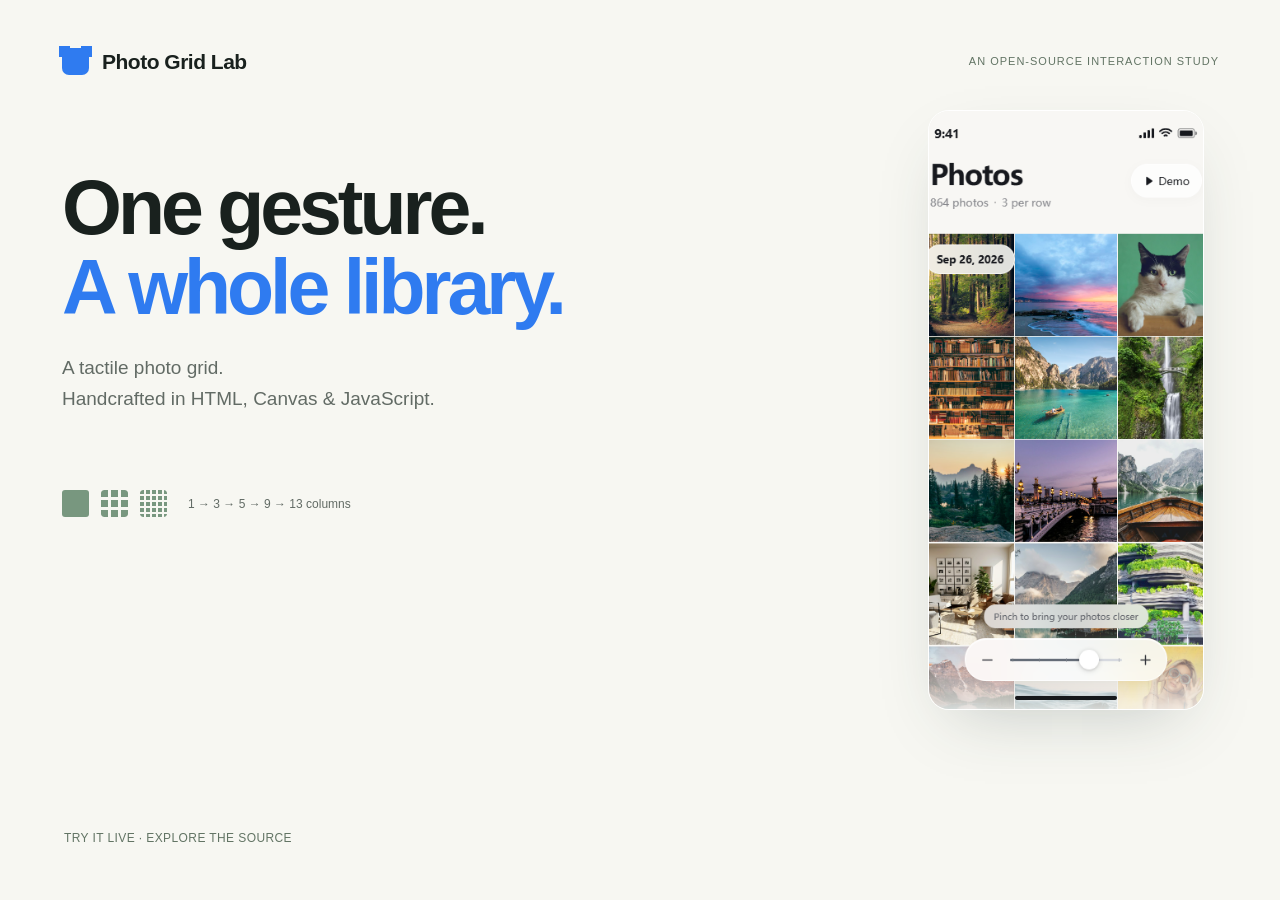
<file: tools/social-card.html>
<!doctype html><html lang="en"><meta charset="utf-8"><title>Photo Grid Lab social card</title><style>
*{box-sizing:border-box}body{margin:0;width:1200px;height:630px;background:#f7f7f2;color:#19211e;overflow:hidden;font-family:-apple-system,BlinkMacSystemFont,"Segoe UI",sans-serif}.brand{position:absolute;top:48px;left:62px;font-size:21px;font-weight:600;letter-spacing:-.5px;display:flex;align-items:center;gap:13px}.mark{height:27px;width:27px;background:#2f7bf0;border-radius:7px;box-shadow:11px -10px 0 -8px #2f7bf0,-11px -10px 0 -8px #2f7bf0}.tag{position:absolute;top:55px;right:61px;font-size:11px;letter-spacing:1px;color:#627464}.copy{position:absolute;left:62px;top:167px}h1{font-size:77px;font-weight:600;line-height:1.04;letter-spacing:-4px;margin:0 0 26px}h1 span{color:#2f7bf0}.copy p{font-size:19px;line-height:1.6;color:#626b65;width:440px;margin:0}.meta{position:absolute;left:64px;bottom:55px;font-size:12px;color:#627464;letter-spacing:.4px}.preview{position:absolute;right:76px;top:110px;width:276px;height:600px;border-radius:21px;overflow:hidden;box-shadow:0 25px 65px -25px #2d403c40;border:1px solid #fff}.preview img{width:100%;height:100%;object-fit:cover;object-position:top}.density{position:absolute;left:62px;top:490px;display:flex;gap:12px;align-items:center}.density i{width:27px;height:27px;border-radius:3px;background:#78977f}.density i:nth-child(2){background:repeating-linear-gradient(90deg,#78977f 0 7px,transparent 7px 10px);mask-image:repeating-linear-gradient(#000 0 7px,transparent 7px 10px)}.density i:nth-child(3){background:repeating-linear-gradient(90deg,#78977f 0 4px,transparent 4px 6px);mask-image:repeating-linear-gradient(#000 0 4px,transparent 4px 6px)}.density span{margin-left:9px;font-size:12px;color:#626b65}
</style><div class="brand"><i class="mark"></i>Photo Grid Lab</div><div class="tag">AN OPEN-SOURCE INTERACTION STUDY</div><div class="copy"><h1>One gesture.<br><span>A whole library.</span></h1><p>A tactile photo grid.<br>Handcrafted in HTML, Canvas & JavaScript.</p></div><div class="density"><i></i><i></i><i></i><span>1 → 3 → 5 → 9 → 13 columns</span></div><div class="meta">TRY IT LIVE · EXPLORE THE SOURCE</div><div class="preview"><img src="../assets/playground.png" alt="Working photo grid"></div></html>
</file>
<file: style.css>
:root {
  --paper:#f7f7f2;
  --ink:#19211e;
  --muted:#626b65;
  --blue:#2f7bf0;
  --line:#dadfd6;
  --green:#5b8068;
  --white:#fff;
  --ease:cubic-bezier(.22,1,.36,1)
}
* {
  box-sizing:border-box
}
html {
  scroll-behavior:smooth;
  scroll-padding-top:32px
}
body {
  margin:0;
  background:var(--paper);
  color:var(--ink);
  font-family:-apple-system,BlinkMacSystemFont,"Segoe UI","PingFang SC","Microsoft YaHei",sans-serif;
  -webkit-font-smoothing:antialiased
}
button,a,input {
  -webkit-tap-highlight-color:transparent
}
a {
  color:inherit;
  text-decoration:none
}
button {
  font:inherit;
  cursor:pointer
}
a,button {
  touch-action:manipulation
}
img {
  display:block;
  max-width:100%
}
button:focus-visible,a:focus-visible {
  outline:3px solid var(--blue);
  outline-offset:5px
}
button {
  color:inherit
}
::selection {
  background:#cadbf7
}
.container {
  width:min(1184px,calc(100% - 112px));
  margin:auto
}
.skip-link {
  position:fixed;
  top:-70px;
  left:24px;
  padding:12px 18px;
  background:var(--ink);
  color:#fff;
  z-index:100
}
.skip-link:focus {
  top:12px
}
.site-header {
  height:116px;
  display:flex;
  align-items:center;
  justify-content:space-between;
  gap:30px
}
.brand {
  display:flex;
  align-items:center;
  gap:12px;
  flex-shrink:0;
  font-size:17px;
  font-weight:600;
  letter-spacing:-.4px
}
.brand-mark {
  color:var(--blue)
}
.brand-sub {
  display:block;
  font-size:10px;
  color:var(--muted);
  letter-spacing:.25px;
  font-weight:400;
  margin-top:4px
}
.site-header nav {
  display:flex;
  gap:28px;
  font-size:13px;
  color:var(--muted)
}
.site-header nav a {
  padding:14px 0;
  transition:color .2s
}
.site-header nav a:hover {
  color:var(--blue)
}
.header-actions {
  display:flex;
  align-items:center;
  gap:20px
}
.language-button {
  height:44px;
  min-width:44px;
  padding:0 8px;
  background:none;
  border:none;
  font-size:12px;
  color:var(--muted)
}
.github-link {
  display:flex;
  align-items:center;
  gap:8px;
  font-size:12px;
  font-weight:600;
  border:1px solid var(--line);
  border-radius:24px;
  padding:13px 16px;
  transition:background .2s,border-color .2s
}
.github-link:hover {
  background:#fff;
  border-color:#a8bcaa
}
.hero {
  display:grid;
  grid-template-columns:1fr 386px;
  gap:90px;
  min-height:820px;
  padding-top:42px;
  padding-bottom:72px;
  align-items:center
}
.hero-copy {
  padding-bottom:34px
}
.eyebrow {
  margin:0 0 29px;
  font-size:10px;
  font-weight:600;
  letter-spacing:1.8px;
  color:var(--green);
  display:flex;
  align-items:center;
  gap:8px
}
.status-dot {
  width:5px;
  height:5px;
  border-radius:50%;
  background:var(--green)
}
h1 {
  font-size:clamp(54px,5.4vw,78px);
  line-height:1.02;
  font-weight:600;
  letter-spacing:-4px;
  margin:0 0 30px;
  white-space:nowrap
}
.accent {
  color:var(--blue)
}
.hero-description {
  font-size:18px;
  line-height:1.7;
  max-width:415px;
  color:var(--muted);
  margin:0 0 30px;
  letter-spacing:-.2px
}
.hero-actions {
  display:flex;
  gap:9px;
  flex-wrap:wrap
}
.button {
  border:0;
  border-radius:27px;
  display:inline-flex;
  align-items:center;
  justify-content:center;
  gap:10px;
  padding:16px 21px;
  min-height:50px;
  font-size:13px;
  font-weight:600;
  white-space:nowrap;
  transition:background .2s,box-shadow .2s
}
.button-blue {
  background:var(--blue);
  color:#fff;
  box-shadow:0 5px 16px #2f7bf021
}
.button-blue:hover {
  background:#246bdb;
  box-shadow:0 6px 22px #2f7bf035
}
.button-quiet {
  background:transparent
}
.button-quiet:hover {
  background:#e9ede6
}
.button-dark {
  color:#fff;
  background:var(--ink)
}
.button-dark:hover {
  background:#344a3b
}
.hero-note {
  font-size:11px;
  color:var(--muted);
  margin:14px 0 0
}
.density-note {
  display:flex;
  align-items:center;
  gap:19px;
  margin-top:48px;
  font-size:12px;
  line-height:1.6;
  color:var(--muted)
}
.density-symbols {
  display:flex;
  align-items:center;
  gap:10px
}
.density-symbols span {
  display:block;
  width:36px;
  height:36px;
  border-radius:3px;
  opacity:.7
}
.density-symbols .one {
  background:#79977f
}
.density-symbols .three {
  background:repeating-linear-gradient(90deg,#79977f 0 10px,transparent 10px 13px),repeating-linear-gradient(#79977f 0 10px,transparent 10px 13px);
  background-blend-mode:multiply;
  mask-image:repeating-linear-gradient(#000 0 10px,transparent 10px 13px)
}
.density-symbols .five {
  background:repeating-linear-gradient(90deg,#79977f 0 5px,transparent 5px 8px);
  mask-image:repeating-linear-gradient(#000 0 5px,transparent 5px 8px)
}
.hero-meta {
  display:flex;
  flex-wrap:wrap;
  gap:21px;
  font-size:10px;
  letter-spacing:.35px;
  color:var(--muted);
  padding-top:36px;
  margin-top:35px;
  border-top:1px solid var(--line);
  max-width:425px
}
.hero-meta span+span:before {
  content:"";
  display:inline-block;
  height:3px;
  width:3px;
  background:#a8b2a8;
  border-radius:50%;
  margin-right:21px;
  vertical-align:middle
}
.hero-preview {
  position:relative;
  padding:0 5px
}
.preview-topline {
  display:flex;
  justify-content:space-between;
  align-items:center;
  margin:0 5px 15px;
  font-size:9px;
  letter-spacing:1.25px;
  color:var(--muted)
}
.preview-live {
  display:flex;
  align-items:center;
  gap:6px;
  letter-spacing:0
}
.preview-live i {
  width:4px;
  height:4px;
  background:#629c70;
  border-radius:50%
}
.demo-shell {
  border-radius:26px;
  overflow:hidden;
  background:#fff;
  box-shadow:0 28px 66px -34px #2d403c42,0 0 0 1px #ffffff;
  border:1px solid #fff;
  height:728px;
  isolation:isolate
}
.demo-shell iframe {
  width:100%;
  height:100%;
  display:block;
  border:0
}
.preview-caption {
  display:flex;
  justify-content:space-between;
  margin:17px 7px 0;
  font-size:10px;
  color:var(--muted)
}
.details-band {
  background:#eef0e9;
  border-top:1px solid #e4e7df;
  border-bottom:1px solid #e4e7df
}
.details-grid {
  display:grid;
  grid-template-columns:repeat(3,1fr);
  gap:42px;
  padding:35px 0
}
.details-grid article {
  display:flex;
  gap:18px
}
.detail-number {
  font-size:11px;
  font-variant-numeric:tabular-nums;
  color:#64796a;
  padding-top:4px
}
.details-grid h2 {
  font-size:14px;
  font-weight:600;
  margin:0 0 10px;
  letter-spacing:-.1px
}
.details-grid p {
  font-size:12px;
  line-height:1.65;
  color:var(--muted);
  margin:0;
  max-width:245px
}
.section-space {
  padding-top:112px;
  padding-bottom:106px
}
.section-heading {
  display:flex;
  align-items:flex-end;
  justify-content:space-between;
  gap:56px;
  margin-bottom:50px
}
.section-heading .eyebrow,.source-copy .eyebrow {
  margin-bottom:20px
}
h2 {
  font-size:48px;
  line-height:1.1;
  letter-spacing:-2px;
  font-weight:600;
  margin:0
}
.section-intro {
  max-width:355px;
  line-height:1.75;
  font-size:15px;
  color:var(--muted);
  margin:0 0 3px
}
.film-stage {
  display:grid;
  grid-template-columns:1fr 390px;
  gap:60px;
  border:1px solid #dbe1d6;
  background:#edf0e8;
  border-radius:24px;
  padding:52px 74px;
  align-items:center;
  min-height:660px
}
.film-copy {
  max-width:345px
}
.film-badge {
  border:1px solid #c3d0c2;
  color:#59775f;
  padding:7px 11px;
  border-radius:15px;
  font-size:9px;
  letter-spacing:1.2px
}
.film-copy h3 {
  font-size:43px;
  line-height:1.12;
  letter-spacing:-1.7px;
  font-weight:600;
  margin:29px 0 20px
}
.film-copy p {
  font-size:15px;
  color:var(--muted);
  line-height:1.7
}
.film-chapters {
  list-style:none;
  padding:0;
  margin:28px 0 40px;
  display:grid;
  gap:16px;
  font-size:12px
}
.film-chapters li {
  display:flex;
  gap:15px
}
.film-chapters li span:first-child {
  color:#738874;
  font-size:10px
}
.text-link {
  display:inline-flex;
  align-items:center;
  gap:17px;
  border-bottom:1px solid #b6c7b3;
  padding:8px 0 7px;
  font-size:13px;
  font-weight:600;
  min-height:44px
}
.text-link:hover {
  color:var(--blue)
}
.film-player {
  display:flex;
  justify-content:center
}
.film-player video {
  width:min(100%,268px);
  max-height:none;
  aspect-ratio:9/19.5;
  object-fit:contain;
  background:#f8f7f4;
  border-radius:17px;
  box-shadow:0 18px 45px -25px #34443850
}
.film-footnote,.design-footnote {
  color:var(--muted);
  font-size:11px;
  line-height:1.7;
  margin:19px 2px 0
}
.design-section {
  background:#fff
}
.design-gallery {
  display:grid;
  grid-template-columns:repeat(3,1fr);
  gap:28px
}
.design-gallery figure {
  margin:0;
  min-width:0
}
.design-image {
  background:#f1f2ed;
  border:1px solid #e9ece3;
  border-radius:19px;
  width:100%;
  padding:26px 33px;
  overflow:hidden;
  display:block;
  transition:background .2s
}
.design-image:hover {
  background:#e8ede3
}
.design-image img {
  width:100%;
  height:auto;
  aspect-ratio:9/19.5;
  object-fit:cover;
  border-radius:15px;
  box-shadow:0 10px 22px #3444380c;
  transition:transform .3s var(--ease)
}
.design-image:hover img {
  transform:translateY(-3px)
}
figcaption {
  font-size:11px;
  display:flex;
  gap:12px;
  margin-top:18px;
  align-items:center
}
figcaption>span:first-child {
  color:#758572;
  font-variant-numeric:tabular-nums
}
.concept-label {
  margin-left:auto;
  font-size:8px!important;
  letter-spacing:1px;
  color:#748071
}
.source-section {
  display:grid;
  grid-template-columns:1fr 1fr;
  gap:95px;
  align-items:center;
  padding-top:112px;
  padding-bottom:126px
}
.source-copy h2 {
  margin-bottom:24px
}
.source-copy>p:not(.eyebrow) {
  font-size:15px;
  line-height:1.75;
  color:var(--muted);
  max-width:380px;
  margin-bottom:28px
}
.source-copy>p.source-note {
  font-size:11px;
  margin-top:17px;
  margin-bottom:0
}
.code-card {
  background:#edf0e8;
  border:1px solid #dbe1d6;
  border-radius:15px;
  min-width:0;
  overflow:hidden
}
.code-top {
  display:flex;
  align-items:center;
  justify-content:space-between;
  color:#647361;
  font-family:ui-monospace,SFMono-Regular,Consolas,monospace;
  font-size:10px;
  padding:19px 22px;
  border-bottom:1px solid #dbe1d6
}
.code-dots {
  display:flex;
  gap:5px
}
.code-dots i {
  width:5px;
  height:5px;
  background:#bcc9b6;
  border-radius:50%
}
.code-card pre {
  margin:0;
  padding:31px 26px 27px;
  font-size:12px;
  line-height:1.85;
  overflow:auto;
  font-family:ui-monospace,SFMono-Regular,Consolas,monospace;
  color:#405640
}
.code-comment {
  color:#677762
}
.code-purple {
  color:#73576d
}
.code-blue {
  color:#2468b9
}
.code-bottom {
  display:flex;
  align-items:center;
  justify-content:space-between;
  border-top:1px solid #dbe1d6;
  padding:16px 22px;
  font-size:9px;
  line-height:1.7;
  color:#62715f
}
.code-dot {
  width:4px;
  height:4px;
  border-radius:50%;
  background:#5b8068;
  margin-left:10px;
  flex-shrink:0
}
.site-footer {
  border-top:1px solid var(--line);
  padding-top:34px;
  padding-bottom:25px;
  display:flex;
  flex-wrap:wrap;
  justify-content:space-between;
  gap:30px
}
.footer-brand {
  font-size:14px;
  font-weight:600;
  letter-spacing:-.2px
}
.site-footer p {
  font-size:11px;
  color:var(--muted);
  margin:9px 0 0
}
.footer-links {
  display:flex;
  align-items:flex-start;
  gap:24px;
  font-size:11px;
  color:var(--muted)
}
.footer-links a {
  padding:8px 0
}
.footer-links a:hover {
  color:var(--blue)
}
.footer-bottom {
  width:100%;
  display:flex;
  justify-content:space-between;
  gap:20px;
  font-size:9px;
  line-height:1.7;
  color:var(--muted);
  padding-top:15px;
  border-top:1px solid #e4e7df
}
dialog {
  padding:18px;
  border:1px solid #fff;
  border-radius:19px;
  background:#f7f7f2;
  max-width:calc(100% - 32px);
  width:425px;
  box-shadow:0 30px 100px #16201535
}
dialog::backdrop {
  background:#16201580;
  backdrop-filter:blur(7px)
}
.dialog-top {
  display:flex;
  justify-content:space-between;
  align-items:center;
  margin-bottom:15px;
  gap:14px
}
.dialog-top h2 {
  font-size:15px;
  line-height:1.5;
  letter-spacing:0
}
.dialog-top button {
  border:0;
  display:grid;
  place-items:center;
  border-radius:50%;
  background:#e8ece3;
  width:44px;
  height:44px;
  flex-shrink:0
}
#dialog-image {
  max-height:calc(90dvh - 90px);
  width:auto;
  margin:auto;
  border-radius:12px
}
.toast {
  position:fixed;
  bottom:24px;
  left:50%;
  transform:translate(-50%,12px);
  padding:12px 19px;
  background:#19211eee;
  color:#fff;
  font-size:13px;
  border-radius:25px;
  opacity:0;
  pointer-events:none;
  transition:opacity .2s,transform .2s;
  z-index:100
}
.toast.is-visible {
  opacity:1;
  transform:translate(-50%,0)
}
html[lang=zh-CN] h1 {
  font-size:clamp(58px,5.6vw,80px);
  letter-spacing:-2.5px;
  line-height:1.18
}
html[lang=zh-CN] h2 {
  letter-spacing:-1.4px;
  line-height:1.22
}
html[lang=zh-CN] .hero-description {
  line-height:1.85
}
html[lang=zh-CN] .film-copy h3 {
  letter-spacing:-1px;
  line-height:1.25
}
@media(min-width:1500px) {
  .hero {
    gap:130px;
    grid-template-columns:1fr 400px
  }
  .demo-shell {
    height:752px
  }
}
@media(max-width:1100px) {
  .container {
    width:calc(100% - 72px)
  }
  .hero {
    gap:40px;
    grid-template-columns:1fr 345px;
    min-height:780px;
    padding-top:25px
  }
  .demo-shell {
    height:677px
  }
  h1 {
    font-size:59px;
    letter-spacing:-3px
  }
  .hero-description {
    font-size:16px;
    max-width:370px
  }
  .hero-actions {
    gap:0
  }
  .button {
    font-size:12px;
    padding:15px 16px
  }
  .site-header nav {
    gap:18px
  }
  .header-actions {
    gap:8px
  }
  .film-stage {
    padding:44px;
    gap:40px;
    grid-template-columns:1fr 330px
  }
  .source-section {
    gap:50px
  }
  .design-image {
    padding:21px 23px
  }
  .details-grid {
    gap:28px
  }
  .details-grid article {
    gap:12px
  }
}
@media(max-width:850px) {
  .site-header {
    height:95px
  }
  .site-header nav {
    display:none
  }
  .hero {
    grid-template-columns:1fr 310px;
    gap:25px;
    padding-top:30px;
    padding-bottom:55px;
    min-height:720px
  }
  .demo-shell {
    height:608px
  }
  h1 {
    font-size:49px;
    letter-spacing:-2.5px
  }
  .hero-description {
    font-size:15px
  }
  .hero-copy {
    padding-bottom:0
  }
  .hero-meta {
    gap:12px
  }
  .hero-meta span+span:before {
    margin-right:12px
  }
  .density-note {
    margin-top:31px
  }
  .hero-meta {
    margin-top:26px;
    padding-top:25px;
    font-size:9px
  }
  .section-space {
    padding-top:82px;
    padding-bottom:80px
  }
  h2 {
    font-size:40px
  }
  .section-heading {
    gap:35px
  }
  .section-intro {
    font-size:14px;
    max-width:290px
  }
  .film-stage {
    grid-template-columns:1fr 270px;
    padding:34px;
    gap:30px;
    min-height:600px
  }
  .film-copy h3 {
    font-size:35px
  }
  .design-gallery {
    gap:15px
  }
  .design-image {
    padding:17px
  }
  .concept-label {
    display:none
  }
  figcaption {
    font-size:10px;
    gap:8px
  }
  .source-section {
    gap:30px
  }
  .code-card pre {
    padding:25px 18px;
    font-size:10px
  }
  .code-bottom {
    font-size:8px
  }
  html[lang=zh-CN] h1 {
    font-size:54px
  }
}
@media(max-width:650px) {
  .container {
    width:calc(100% - 40px)
  }
  .site-header {
    height:91px;
    gap:12px
  }
  .brand {
    font-size:15px;
    gap:9px
  }
  .brand-mark {
    width:26px;
    height:26px
  }
  .brand-sub {
    font-size:9px
  }
  .header-actions {
    gap:5px
  }
  .github-link {
    padding:11px;
    gap:5px
  }
  .github-link span {
    display:none
  }
  .github-link svg {
    width:18px;
    height:18px
  }
  .language-button {
    font-size:11px
  }
  .hero {
    display:flex;
    flex-direction:column;
    gap:47px;
    padding-top:35px;
    padding-bottom:45px;
    min-height:0;
    align-items:stretch
  }
  .hero-copy {
    padding:0
  }
  .eyebrow {
    font-size:9px;
    letter-spacing:1.3px;
    margin-bottom:23px
  }
  h1 {
    font-size:clamp(44px,10.3vw,66px);
    line-height:1.06;
    letter-spacing:-2.7px;
    margin-bottom:25px
  }
  .hero-description {
    font-size:16px;
    max-width:410px;
    margin-bottom:26px
  }
  .hero-actions {
    gap:7px
  }
  .button {
    font-size:12px;
    padding:15px 18px;
    min-height:49px
  }
  .hero-note {
    font-size:10px;
    line-height:1.7
  }
  .density-note {
    margin-top:29px;
    gap:17px;
    font-size:11px
  }
  .density-symbols span {
    width:30px;
    height:30px
  }
  .density-symbols {
    gap:8px
  }
  .hero-meta {
    margin-top:25px;
    padding-top:21px;
    font-size:9px;
    max-width:100%;
    gap:17px
  }
  .hero-meta span+span:before {
    margin-right:17px
  }
  .hero-preview {
    padding:0;
    width:min(100%,380px);
    align-self:center
  }
  .demo-shell {
    height:auto;
    aspect-ratio:9/19.5;
    border-radius:22px
  }
  .preview-topline {
    margin-bottom:13px;
    font-size:8px
  }
  .preview-caption {
    font-size:9px;
    margin-top:14px
  }
  .details-grid {
    grid-template-columns:1fr;
    gap:27px;
    padding:33px 0
  }
  .details-grid article {
    gap:18px
  }
  .details-grid h2 {
    font-size:15px;
    margin-bottom:7px
  }
  .details-grid p {
    font-size:13px;
    max-width:100%
  }
  .section-space {
    padding-top:67px;
    padding-bottom:64px
  }
  .section-heading {
    flex-direction:column;
    align-items:flex-start;
    gap:24px;
    margin-bottom:31px
  }
  h2 {
    font-size:38px;
    letter-spacing:-1.8px
  }
  .section-intro {
    font-size:15px;
    max-width:430px
  }
  .film-stage {
    display:flex;
    flex-direction:column;
    gap:33px;
    align-items:stretch;
    padding:28px 25px;
    border-radius:18px;
    min-height:0
  }
  .film-copy {
    max-width:none
  }
  .film-copy h3 {
    font-size:35px;
    margin-top:24px;
    margin-bottom:17px
  }
  .film-copy p {
    font-size:15px
  }
  .film-chapters {
    margin:22px 0 19px;
    font-size:12px;
    gap:13px
  }
  .film-player video {
    max-height:none;
    width:min(100%,310px);
    border-radius:14px
  }
  .film-footnote,.design-footnote {
    font-size:11px
  }
  .design-gallery {
    grid-template-columns:1fr;
    gap:32px;
    max-width:380px;
    margin:auto
  }
  .design-image {
    padding:25px 40px
  }
  .design-image img {
    border-radius:12px
  }
  figcaption {
    font-size:12px;
    gap:14px;
    margin-top:14px
  }
  .concept-label {
    display:inline;
    font-size:8px
  }
  .design-footnote {
    margin-top:28px
  }
  .source-section {
    grid-template-columns:1fr;
    gap:33px;
    padding-top:68px;
    padding-bottom:66px
  }
  .source-copy>p:not(.eyebrow) {
    font-size:15px;
    max-width:100%
  }
  .code-card pre {
    font-size:12px;
    padding:28px 21px
  }
  .code-bottom {
    font-size:9px
  }
  .site-footer {
    padding-top:27px;
    gap:22px
  }
  .footer-links {
    width:100%;
    gap:24px;
    flex-wrap:wrap;
    font-size:11px
  }
  .footer-bottom {
    flex-direction:column;
    gap:8px;
    padding-top:17px;
    font-size:10px
  }
  html[lang=zh-CN] h1 {
    font-size:62px;
    line-height:1.18;
    letter-spacing:-2px
  }
  html[lang=zh-CN] h2 {
    font-size:36px
  }
  .toast {
    max-width:calc(100% - 32px);
    white-space:nowrap;
    font-size:12px
  }
}
@media(max-width:360px) {
  .container {
    width:calc(100% - 32px)
  }
  h1 {
    font-size:43px;
    letter-spacing:-2.1px
  }
  .hero-actions {
    gap:0
  }
  .button {
    padding:14px 14px;
    font-size:11px
  }
  .hero-meta {
    gap:10px
  }
  .hero-meta span+span:before {
    margin-right:10px
  }
  .code-card pre {
    font-size:10px
  }
  .film-stage {
    padding:25px 19px
  }
  html[lang=zh-CN] h1 {
    font-size:55px
  }
}
@media(prefers-reduced-motion:reduce) {
  html {
    scroll-behavior:auto
  }
  *,*:before,*:after {
    transition:none!important;
    animation:none!important
  }
}
</file>
